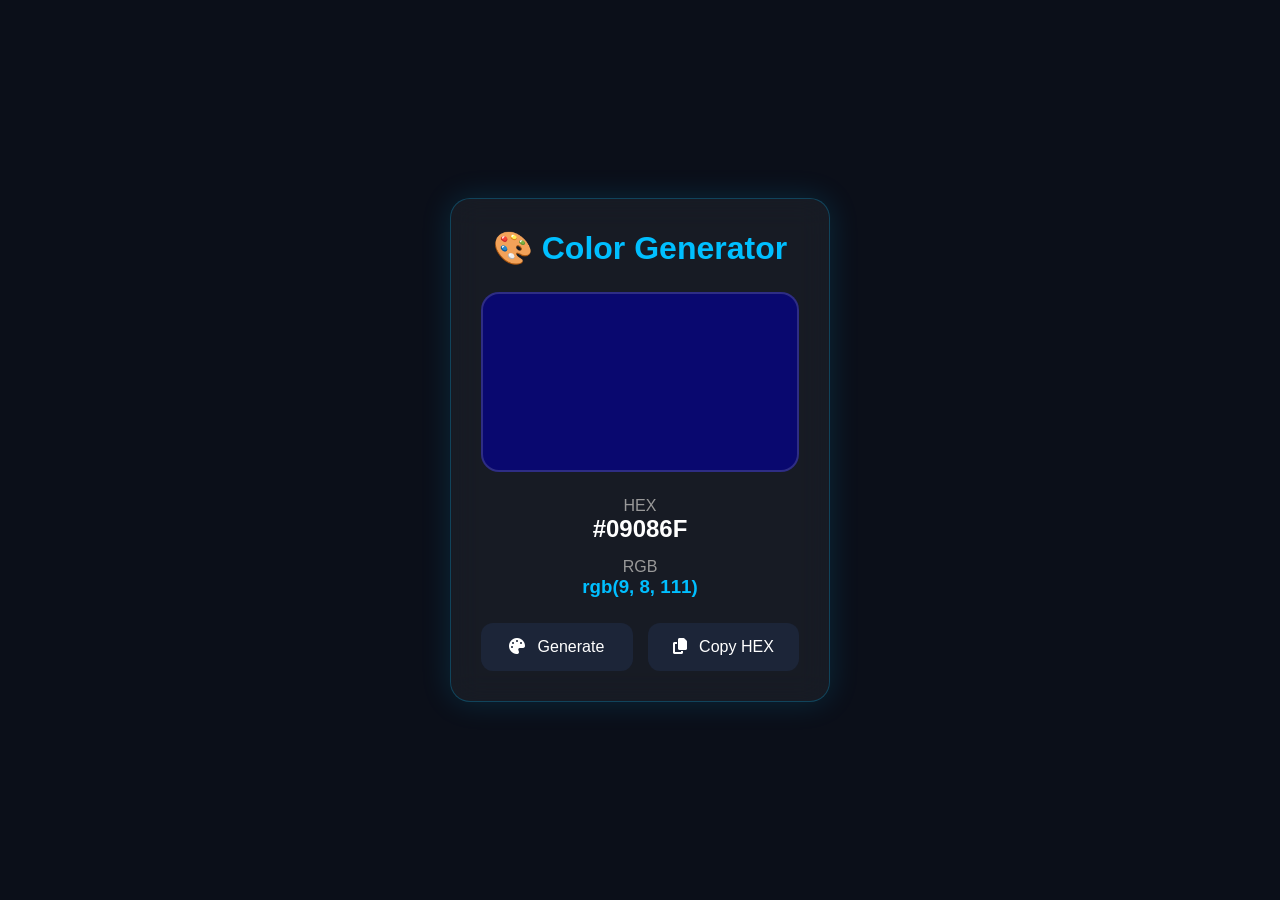
<file: playground/color-generator/index.html>
<!DOCTYPE html>
<html lang="en">

<head>

    <meta charset="UTF-8">
    <meta name="viewport" content="width=device-width, initial-scale=1.0">

    <title>Color Generator | Balaji Portfolio</title>

    <link rel="stylesheet" href="style.css">

    <link rel="stylesheet"
        href="https://cdnjs.cloudflare.com/ajax/libs/font-awesome/6.7.2/css/all.min.css">

</head>

<body>

    <div class="container">

        <h1>🎨 Color Generator</h1>

        <div class="color-box" id="colorBox"></div>

        <div class="color-details">

            <p>HEX</p>
            <h2 id="hexCode">#00BFFF</h2>

            <p>RGB</p>
            <h3 id="rgbCode">rgb(0,191,255)</h3>

        </div>

        <div class="buttons">

            <button id="generateBtn">
                <i class="fas fa-palette"></i>
                Generate
            </button>

            <button id="copyBtn">
                <i class="fas fa-copy"></i>
                Copy HEX
            </button>

        </div>

    </div>

<script src="script.js"></script>

</body>

</html>
</file>
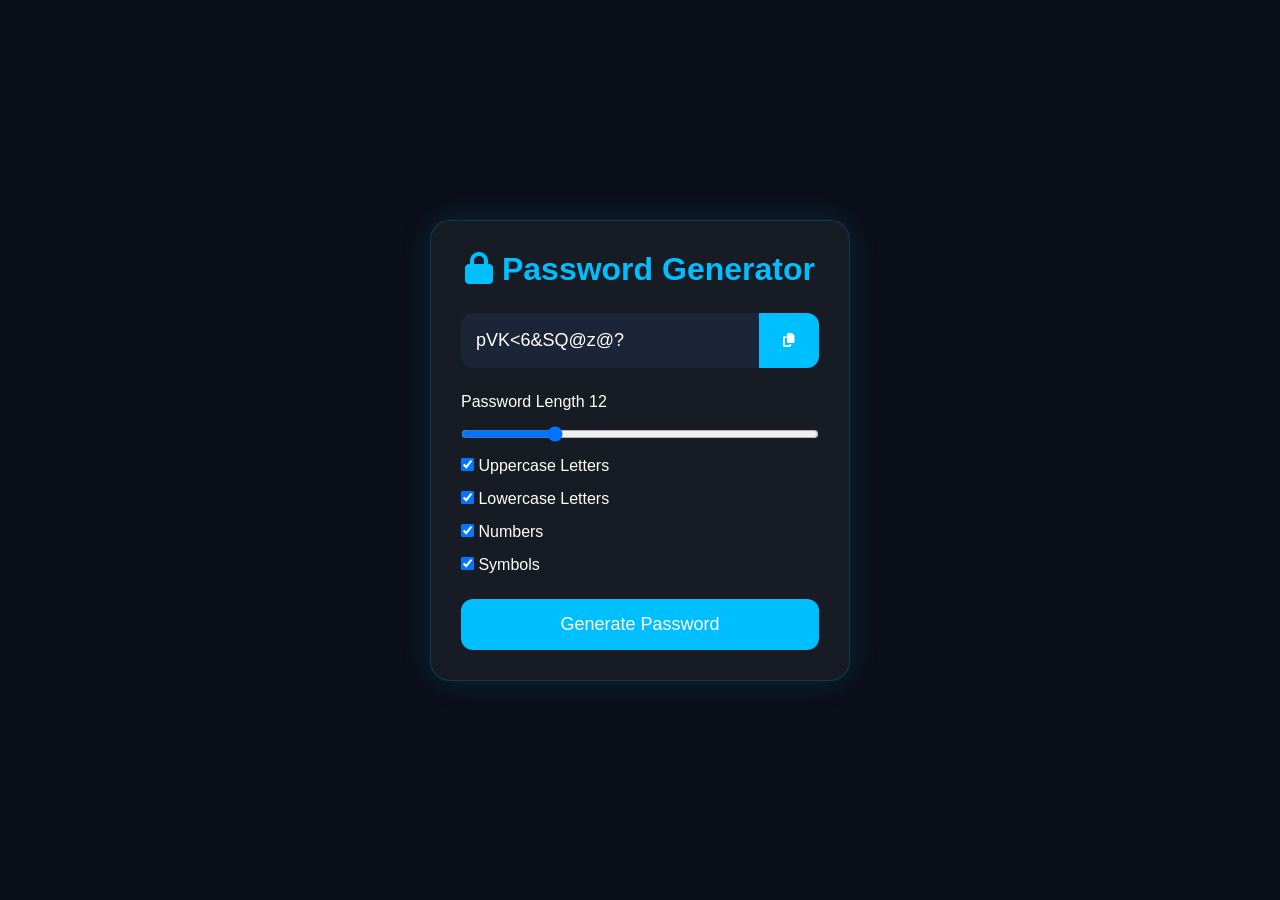
<file: playground/password-generator/index.html>
<!DOCTYPE html>
<html lang="en">
<head>
    <meta charset="UTF-8">
    <meta name="viewport" content="width=device-width, initial-scale=1.0">
    <title>Password Generator | Balaji Portfolio</title>

    <link rel="stylesheet" href="style.css">

    <link rel="stylesheet"
    href="https://cdnjs.cloudflare.com/ajax/libs/font-awesome/6.7.2/css/all.min.css">
</head>
<body>

<div class="container">

    <h1><i class="fas fa-lock"></i> Password Generator</h1>

    <div class="password-box">

        <input type="text" id="password" readonly>

        <button id="copyBtn">
            <i class="fas fa-copy"></i>
        </button>

    </div>

    <div class="options">

        <label>
            Password Length
            <span id="lengthValue">12</span>
        </label>

        <input
            type="range"
            id="length"
            min="6"
            max="30"
            value="12">

        <label>
            <input type="checkbox" id="uppercase" checked>
            Uppercase Letters
        </label>

        <label>
            <input type="checkbox" id="lowercase" checked>
            Lowercase Letters
        </label>

        <label>
            <input type="checkbox" id="numbers" checked>
            Numbers
        </label>

        <label>
            <input type="checkbox" id="symbols" checked>
            Symbols
        </label>

    </div>

    <button class="generate" id="generateBtn">
        Generate Password
    </button>

</div>

<script src="script.js"></script>

</body>
</html>
</file>
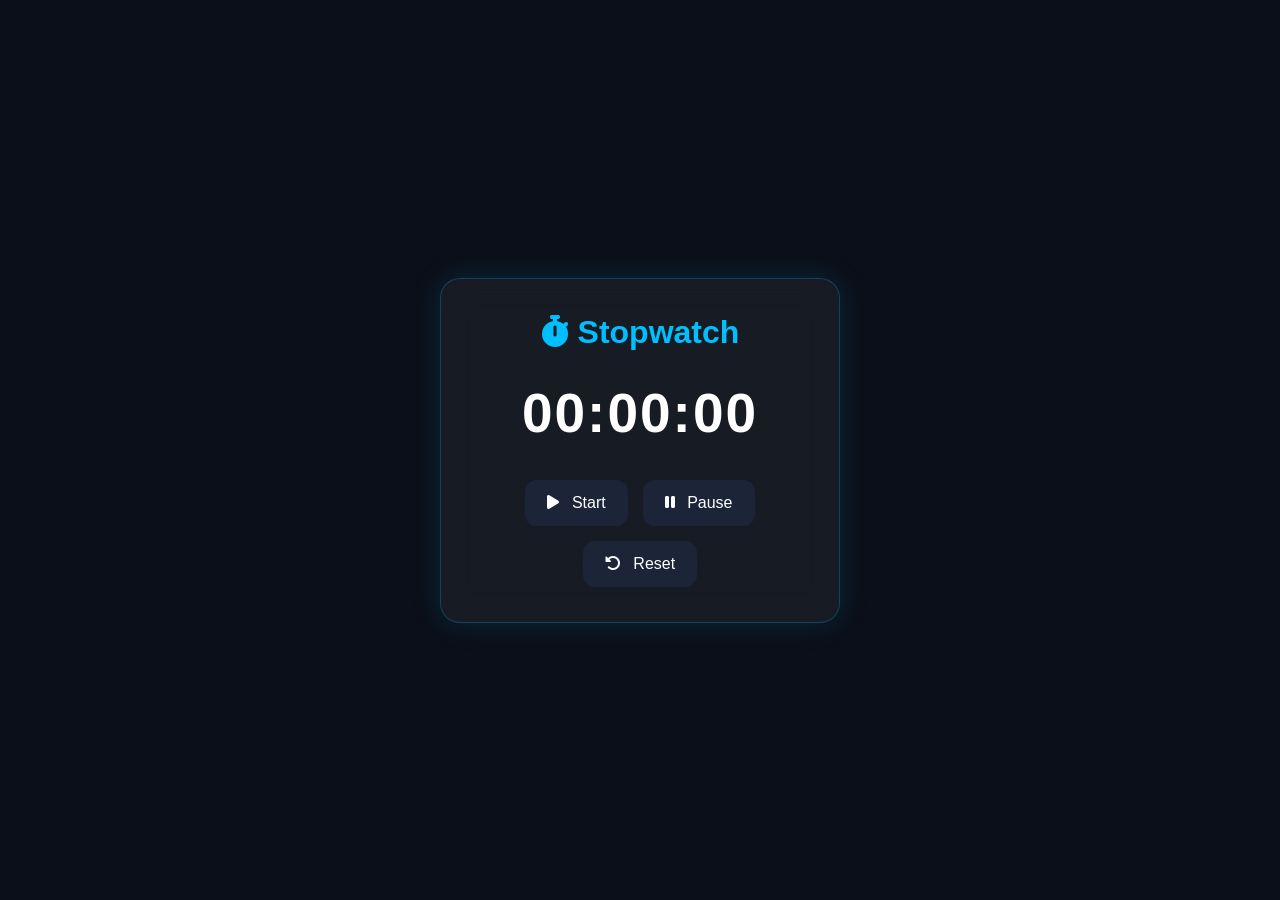
<file: playground/Stopwatch/index.html>
<!DOCTYPE html>
<html lang="en">
<head>
    <meta charset="UTF-8">
    <meta name="viewport" content="width=device-width, initial-scale=1.0">
    <title>Stopwatch | Balaji Portfolio</title>

    <link rel="stylesheet" href="style.css">

    <link rel="stylesheet"
    href="https://cdnjs.cloudflare.com/ajax/libs/font-awesome/6.7.2/css/all.min.css">

</head>
<body>

<div class="container">

    <div class="stopwatch">

        <h1><i class="fa-solid fa-stopwatch"></i> Stopwatch</h1>

        <div class="time" id="display">

            00:00:00

        </div>

        <div class="buttons">

            <button id="start">
                <i class="fa-solid fa-play"></i>
                Start
            </button>

            <button id="pause">
                <i class="fa-solid fa-pause"></i>
                Pause
            </button>

            <button id="reset">
                <i class="fa-solid fa-rotate-left"></i>
                Reset
            </button>

        </div>

    </div>

</div>

<script src="script.js"></script>

</body>
</html>
</file>
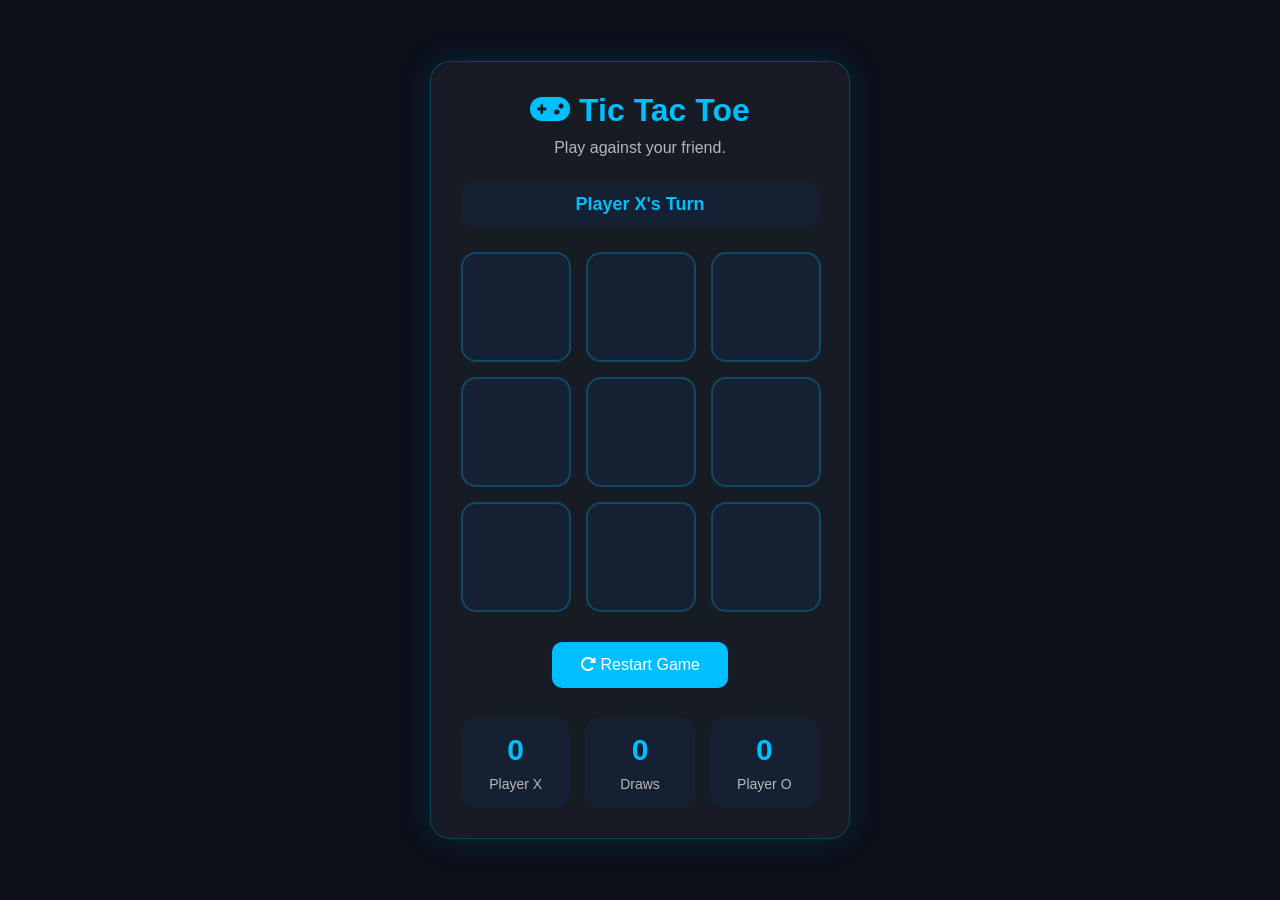
<file: playground/tic-tac-toe/index.html>
<!DOCTYPE html>
<html lang="en">

<head>

    <meta charset="UTF-8">

    <meta name="viewport" content="width=device-width, initial-scale=1.0">

    <title>Tic Tac Toe | Balaji Portfolio</title>

    <link rel="stylesheet" href="style.css">

    <link rel="stylesheet"
        href="https://cdnjs.cloudflare.com/ajax/libs/font-awesome/6.7.2/css/all.min.css">

</head>

<body>

    <div class="container">

        <div class="game-card">

            <h1>
                <i class="fas fa-gamepad"></i>
                Tic Tac Toe
            </h1>

            <p class="subtitle">
                Play against your friend.
            </p>

            <div class="status" id="status">
                Player X's Turn
            </div>

            <div class="board" id="board">

                <div class="cell" data-index="0"></div>
                <div class="cell" data-index="1"></div>
                <div class="cell" data-index="2"></div>

                <div class="cell" data-index="3"></div>
                <div class="cell" data-index="4"></div>
                <div class="cell" data-index="5"></div>

                <div class="cell" data-index="6"></div>
                <div class="cell" data-index="7"></div>
                <div class="cell" data-index="8"></div>

            </div>

            <div class="buttons">

                <button id="restartBtn">

                    <i class="fas fa-rotate-right"></i>

                    Restart Game

                </button>

            </div>

            <div class="score-board">

                <div class="score">

                    <h2 id="scoreX">0</h2>

                    <span>Player X</span>

                </div>

                <div class="score">

                    <h2 id="drawScore">0</h2>

                    <span>Draws</span>

                </div>

                <div class="score">

                    <h2 id="scoreO">0</h2>

                    <span>Player O</span>

                </div>

            </div>

        </div>

    </div>

    <script src="script.js"></script>

</body>

</html>
</file>
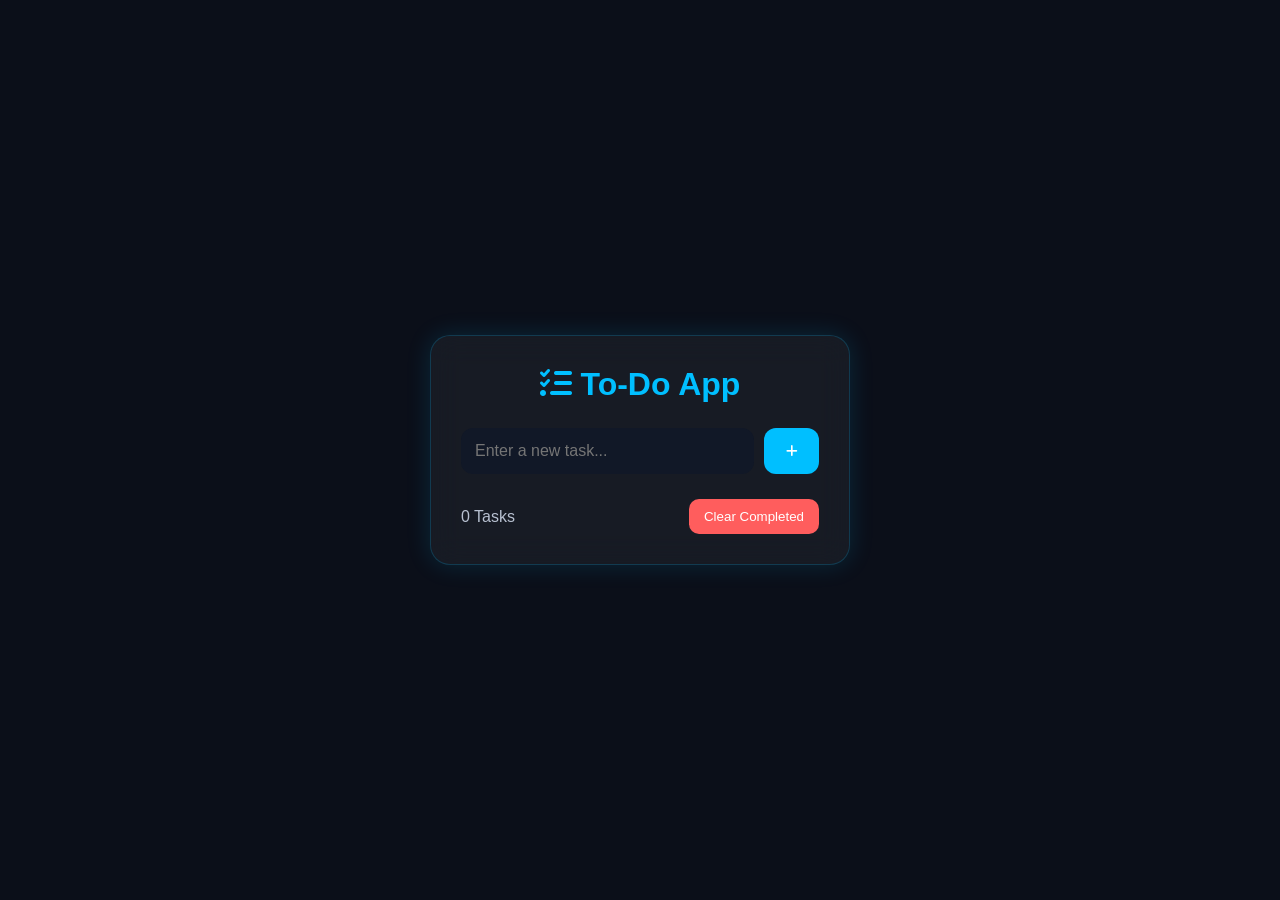
<file: playground/todo/index.html>
<!DOCTYPE html>
<html lang="en">

<head>

    <meta charset="UTF-8">
    <meta name="viewport" content="width=device-width, initial-scale=1.0">

    <title>To-Do App | Balaji Portfolio</title>

    <link rel="stylesheet" href="style.css">

    <link rel="stylesheet"
        href="https://cdnjs.cloudflare.com/ajax/libs/font-awesome/6.7.2/css/all.min.css">

</head>

<body>

    <div class="container">

        <h1><i class="fas fa-list-check"></i> To-Do App</h1>

        <div class="input-box">

            <input
                type="text"
                id="taskInput"
                placeholder="Enter a new task...">

            <button onclick="addTask()">
                <i class="fas fa-plus"></i>
            </button>

        </div>

        <ul id="taskList"></ul>

        <div class="footer">

            <span id="taskCount">0 Tasks</span>

            <button class="clear-btn" onclick="clearCompleted()">
                Clear Completed
            </button>

        </div>

    </div>

<script src="script.js"></script>

</body>
</html>
</file>
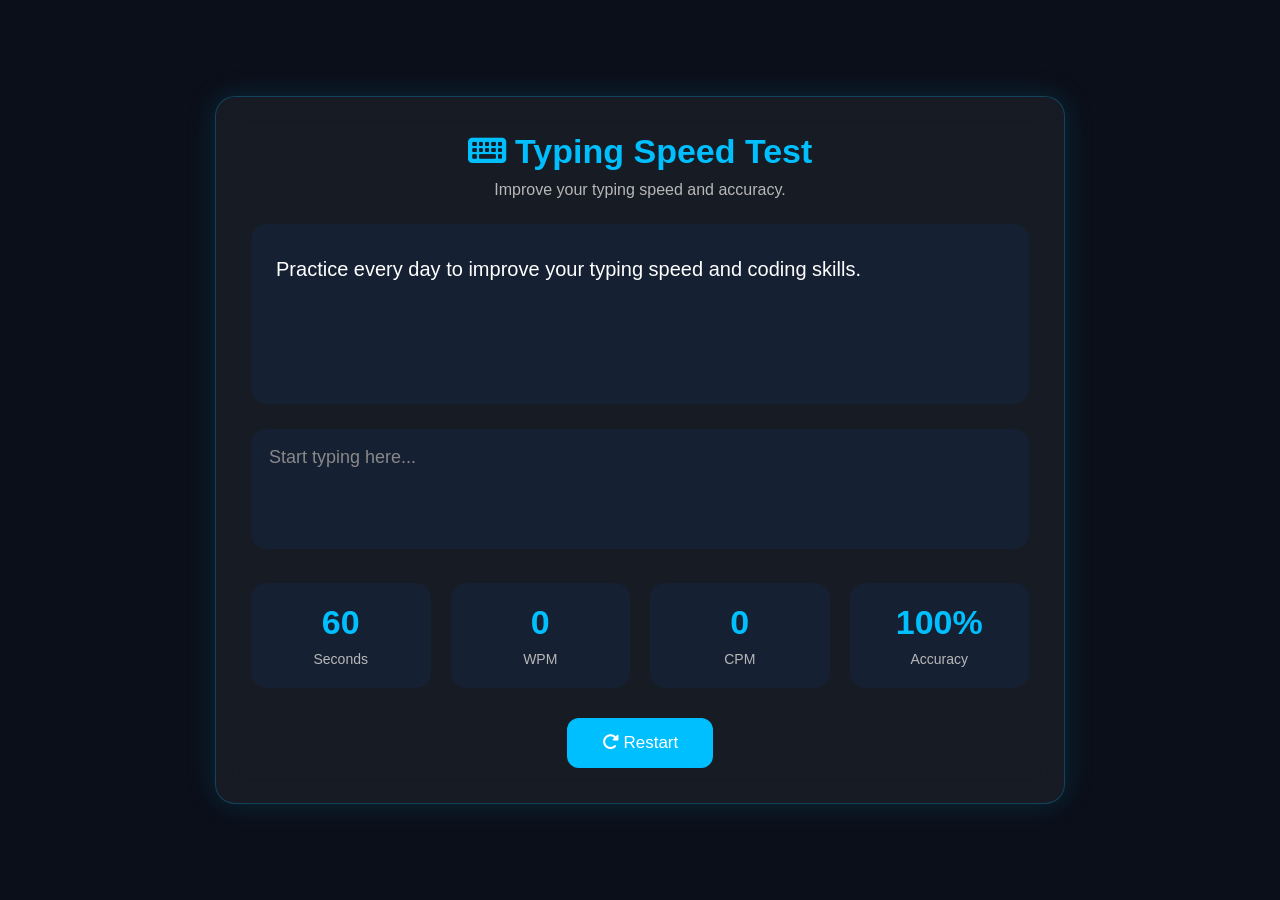
<file: playground/typing-speed-test/index.html>
<!DOCTYPE html>
<html lang="en">

<head>

    <meta charset="UTF-8">

    <meta name="viewport"
          content="width=device-width, initial-scale=1.0">

    <title>Typing Speed Test | Balaji Portfolio</title>

    <link rel="stylesheet" href="style.css">

    <link rel="stylesheet"
    href="https://cdnjs.cloudflare.com/ajax/libs/font-awesome/6.7.2/css/all.min.css"/>

</head>

<body>

<div class="container">

    <div class="typing-card">

        <h1>
            <i class="fa-solid fa-keyboard"></i>
            Typing Speed Test
        </h1>

        <p class="subtitle">
            Improve your typing speed and accuracy.
        </p>

        <!-- Paragraph -->

        <div class="typing-area">

            <p id="paragraph"></p>

        </div>

        <!-- Hidden Input -->

        <textarea
            id="input"
            placeholder="Start typing here..."
            autofocus
        ></textarea>

        <!-- Stats -->

        <div class="stats">

            <div class="stat-box">

                <h2 id="time">60</h2>

                <span>Seconds</span>

            </div>

            <div class="stat-box">

                <h2 id="wpm">0</h2>

                <span>WPM</span>

            </div>

            <div class="stat-box">

                <h2 id="cpm">0</h2>

                <span>CPM</span>

            </div>

            <div class="stat-box">

                <h2 id="accuracy">100%</h2>

                <span>Accuracy</span>

            </div>

        </div>

        <!-- Buttons -->

        <div class="buttons">

            <button id="restartBtn">

                <i class="fa-solid fa-rotate-right"></i>

                Restart

            </button>

        </div>

    </div>

</div>

<script src="script.js"></script>

</body>

</html>
</file>
<file: playground/color-generator/style.css>
*{

    margin:0;
    padding:0;
    box-sizing:border-box;
    font-family:Poppins,sans-serif;

}

body{

    background:#0B0F19;

    display:flex;

    justify-content:center;

    align-items:center;

    min-height:100vh;

}

.container{

    width:380px;

    background:rgba(255,255,255,.05);

    backdrop-filter:blur(15px);

    border:1px solid rgba(0,191,255,.25);

    border-radius:20px;

    padding:30px;

    text-align:center;

    box-shadow:0 0 30px rgba(0,191,255,.15);

}

h1{

    color:#00BFFF;

    margin-bottom:25px;

}

.color-box{

    width:100%;

    height:180px;

    border-radius:18px;

    background:#00BFFF;

    border:2px solid rgba(255,255,255,.15);

    margin-bottom:25px;

    transition:.4s;

}

.color-details p{

    color:#999;

    margin-top:10px;

}

.color-details h2{

    color:#fff;

    margin-bottom:15px;

}

.color-details h3{

    color:#00BFFF;

    margin-bottom:25px;

}

.buttons{

    display:flex;

    gap:15px;

}

button{

    flex:1;

    padding:15px;

    border:none;

    border-radius:12px;

    cursor:pointer;

    font-size:16px;

    background:#1C2538;

    color:#fff;

    transition:.3s;

}

button:hover{

    background:#00BFFF;

    transform:translateY(-3px);

}

button i{

    margin-right:8px;

}

@media(max-width:450px){

.container{

    width:95%;

}

.buttons{

    flex-direction:column;

}

}
</file>
<file: playground/password-generator/style.css>
*{
    margin:0;
    padding:0;
    box-sizing:border-box;
    font-family:Poppins,sans-serif;
}

body{

    background:#0B0F19;

    display:flex;

    justify-content:center;

    align-items:center;

    min-height:100vh;

}

.container{

    width:420px;

    background:rgba(255,255,255,.05);

    border:1px solid rgba(0,191,255,.2);

    backdrop-filter:blur(15px);

    border-radius:20px;

    padding:30px;

    box-shadow:0 0 30px rgba(0,191,255,.15);

}

h1{

    color:#00BFFF;

    text-align:center;

    margin-bottom:25px;

}

.password-box{

    display:flex;

    margin-bottom:25px;

}

.password-box input{

    flex:1;

    height:55px;

    border:none;

    outline:none;

    background:#1C2538;

    color:#fff;

    padding:15px;

    font-size:18px;

    border-radius:12px 0 0 12px;

}

.password-box button{

    width:60px;

    border:none;

    background:#00BFFF;

    color:#fff;

    cursor:pointer;

    border-radius:0 12px 12px 0;

}

.options{

    display:flex;

    flex-direction:column;

    gap:15px;

    color:#fff;

}

.options input[type="range"]{

    width:100%;

}

.generate{

    width:100%;

    margin-top:25px;

    padding:15px;

    border:none;

    border-radius:12px;

    background:#00BFFF;

    color:#fff;

    font-size:18px;

    cursor:pointer;

    transition:.3s;

}

.generate:hover{

    background:#0099cc;

}

@media(max-width:500px){

.container{

    width:95%;

}

}
</file>
<file: playground/Stopwatch/style.css>
*{
    margin:0;
    padding:0;
    box-sizing:border-box;
    font-family:Poppins,sans-serif;
}

body{

    background:#0B0F19;

    display:flex;

    justify-content:center;

    align-items:center;

    min-height:100vh;

}

.container{

    width:100%;

    display:flex;

    justify-content:center;

    align-items:center;

}

.stopwatch{

    width:400px;

    background:rgba(255,255,255,.05);

    backdrop-filter:blur(18px);

    border:1px solid rgba(0,191,255,.25);

    border-radius:20px;

    padding:35px;

    text-align:center;

    box-shadow:0 0 30px rgba(0,191,255,.15);

}

.stopwatch h1{

    color:#00BFFF;

    margin-bottom:30px;

}

.time{

    font-size:55px;

    font-weight:bold;

    color:#fff;

    margin-bottom:35px;

    letter-spacing:2px;

}

.buttons{

    display:flex;

    justify-content:center;

    gap:15px;

    flex-wrap:wrap;

}

button{

    padding:14px 22px;

    border:none;

    border-radius:12px;

    cursor:pointer;

    font-size:16px;

    background:#1C2538;

    color:white;

    transition:.3s;

}

button:hover{

    background:#00BFFF;

    transform:translateY(-4px);

}

button i{

    margin-right:8px;

}

@media(max-width:480px){

.stopwatch{

    width:95%;

}

.time{

    font-size:40px;

}

.buttons{

    flex-direction:column;

}

button{

    width:100%;

}

}
</file>
<file: playground/tic-tac-toe/style.css>
/* ==========================================
   TIC TAC TOE - STYLE.CSS
========================================== */

*{
    margin:0;
    padding:0;
    box-sizing:border-box;
    font-family:"Poppins",sans-serif;
}

body{

    min-height:100vh;

    display:flex;

    justify-content:center;

    align-items:center;

    background:#0B0F19;

    color:#fff;

    padding:20px;

}

.container{

    width:100%;

    display:flex;

    justify-content:center;

}

.game-card{

    width:420px;

    background:rgba(255,255,255,.05);

    backdrop-filter:blur(16px);

    border:1px solid rgba(0,191,255,.25);

    border-radius:20px;

    padding:30px;

    box-shadow:0 0 30px rgba(0,191,255,.15);

}

.game-card h1{

    text-align:center;

    color:#00BFFF;

    margin-bottom:10px;

    font-size:32px;

}

.subtitle{

    text-align:center;

    color:#b8b8b8;

    margin-bottom:25px;

}

.status{

    text-align:center;

    background:#162033;

    border-radius:12px;

    padding:12px;

    margin-bottom:25px;

    color:#00BFFF;

    font-weight:600;

    font-size:18px;

}

.board{

    display:grid;

    grid-template-columns:repeat(3,1fr);

    gap:15px;

}

.cell{

    width:110px;

    height:110px;

    background:#162033;

    border:2px solid rgba(0,191,255,.25);

    border-radius:15px;

    display:flex;

    justify-content:center;

    align-items:center;

    font-size:50px;

    font-weight:bold;

    cursor:pointer;

    transition:.3s;

}

.cell:hover{

    transform:translateY(-4px);

    border-color:#00BFFF;

    box-shadow:0 0 20px rgba(0,191,255,.25);

}

.cell.x{

    color:#00BFFF;

}

.cell.o{

    color:#ff6b81;

}

.cell.win{

    background:#00BFFF;

    color:#fff;

    animation:glow .8s infinite alternate;

}

@keyframes glow{

    from{

        box-shadow:0 0 10px #00BFFF;

    }

    to{

        box-shadow:0 0 30px #00BFFF;

    }

}

.buttons{

    margin-top:30px;

    text-align:center;

}

.buttons button{

    border:none;

    background:#00BFFF;

    color:#fff;

    padding:14px 28px;

    border-radius:10px;

    cursor:pointer;

    font-size:16px;

    transition:.3s;

}

.buttons button:hover{

    background:#0095d9;

    transform:translateY(-3px);

}

.score-board{

    margin-top:30px;

    display:grid;

    grid-template-columns:repeat(3,1fr);

    gap:15px;

}

.score{

    background:#162033;

    border-radius:15px;

    padding:15px;

    text-align:center;

}

.score h2{

    color:#00BFFF;

    margin-bottom:8px;

    font-size:30px;

}

.score span{

    color:#b8b8b8;

    font-size:14px;

}

/* Mobile */

@media(max-width:480px){

.game-card{

    width:100%;

    padding:20px;

}

.cell{

    width:90px;

    height:90px;

    font-size:40px;

}

.score-board{

    gap:10px;

}

.score h2{

    font-size:24px;

}

}
</file>
<file: playground/todo/style.css>
*{
    margin:0;
    padding:0;
    box-sizing:border-box;
    font-family:Poppins,sans-serif;
}

body{

    background:#0B0F19;

    display:flex;

    justify-content:center;

    align-items:center;

    min-height:100vh;

}

.container{

    width:420px;

    background:rgba(255,255,255,.05);

    backdrop-filter:blur(15px);

    border:1px solid rgba(0,191,255,.2);

    border-radius:20px;

    padding:30px;

    box-shadow:0 0 25px rgba(0,191,255,.15);

}

h1{

    color:#00BFFF;

    text-align:center;

    margin-bottom:25px;

}

.input-box{

    display:flex;

    gap:10px;

}

.input-box input{

    flex:1;

    padding:14px;

    border:none;

    outline:none;

    border-radius:12px;

    background:#111827;

    color:white;

    font-size:16px;

}

.input-box button{

    width:55px;

    border:none;

    border-radius:12px;

    background:#00BFFF;

    color:white;

    cursor:pointer;

    transition:.3s;

}

.input-box button:hover{

    background:#0099cc;

}

ul{

    margin-top:25px;

    list-style:none;

}

li{

    display:flex;

    justify-content:space-between;

    align-items:center;

    background:#1C2538;

    color:white;

    padding:14px;

    border-radius:12px;

    margin-bottom:12px;

    transition:.3s;

}

li.completed{

    opacity:.6;

    text-decoration:line-through;

}

.task{

    flex:1;

    cursor:pointer;

}

.delete{

    color:#ff5d5d;

    cursor:pointer;

    font-size:18px;

}

.footer{

    display:flex;

    justify-content:space-between;

    align-items:center;

    margin-top:20px;

    color:#b8c1d1;

}

.clear-btn{

    background:#ff5d5d;

    border:none;

    color:white;

    padding:10px 15px;

    border-radius:10px;

    cursor:pointer;

    transition:.3s;

}

.clear-btn:hover{

    background:#e04444;

}

@media(max-width:480px){

.container{

    width:95%;

}

}
</file>
<file: playground/typing-speed-test/style.css>
/* ==========================================
   TYPING SPEED TEST - STYLE.CSS
========================================== */

*{
    margin:0;
    padding:0;
    box-sizing:border-box;
    font-family:"Poppins",sans-serif;
}

body{

    min-height:100vh;

    display:flex;

    justify-content:center;

    align-items:center;

    background:#0B0F19;

    color:#fff;

    padding:20px;

}

.container{

    width:100%;

    display:flex;

    justify-content:center;

}

.typing-card{

    width:850px;

    background:rgba(255,255,255,.05);

    backdrop-filter:blur(15px);

    border:1px solid rgba(0,191,255,.25);

    border-radius:20px;

    padding:35px;

    box-shadow:0 0 30px rgba(0,191,255,.15);

}

.typing-card h1{

    text-align:center;

    color:#00BFFF;

    margin-bottom:10px;

    font-size:34px;

}

.subtitle{

    text-align:center;

    color:#b8b8b8;

    margin-bottom:25px;

}

.typing-area{

    background:#162033;

    border-radius:15px;

    padding:25px;

    min-height:180px;

    line-height:2;

    font-size:20px;

    margin-bottom:25px;

    user-select:none;

}

.typing-area p{

    word-break:break-word;

}

.typing-area p span{

    position:relative;

}

.correct{

    color:#00ff99;

}

.incorrect{

    color:#ff4d6d;

    background:rgba(255,77,109,.15);

    border-radius:4px;

}

.active{

    border-bottom:2px solid #00BFFF;

}

textarea{

    width:100%;

    height:120px;

    border:none;

    outline:none;

    resize:none;

    border-radius:15px;

    background:#162033;

    color:#fff;

    padding:18px;

    font-size:18px;

    margin-bottom:30px;

}

textarea::placeholder{

    color:#888;

}

.stats{

    display:grid;

    grid-template-columns:repeat(4,1fr);

    gap:20px;

    margin-bottom:30px;

}

.stat-box{

    background:#162033;

    border-radius:15px;

    padding:20px;

    text-align:center;

    transition:.3s;

}

.stat-box:hover{

    transform:translateY(-5px);

    box-shadow:0 0 15px rgba(0,191,255,.2);

}

.stat-box h2{

    color:#00BFFF;

    font-size:34px;

    margin-bottom:8px;

}

.stat-box span{

    color:#b8b8b8;

    font-size:14px;

}

.buttons{

    display:flex;

    justify-content:center;

}

.buttons button{

    padding:15px 35px;

    border:none;

    border-radius:12px;

    background:#00BFFF;

    color:#fff;

    cursor:pointer;

    font-size:17px;

    transition:.3s;

}

.buttons button:hover{

    background:#0097d6;

    transform:translateY(-3px);

}

@media(max-width:900px){

.typing-card{

    width:100%;

}

.stats{

    grid-template-columns:repeat(2,1fr);

}

}

@media(max-width:600px){

.typing-card{

    padding:20px;

}

.typing-area{

    font-size:17px;

}

textarea{

    height:100px;

}

.stats{

    grid-template-columns:1fr;

}

.stat-box h2{

    font-size:28px;

}

}
</file>
